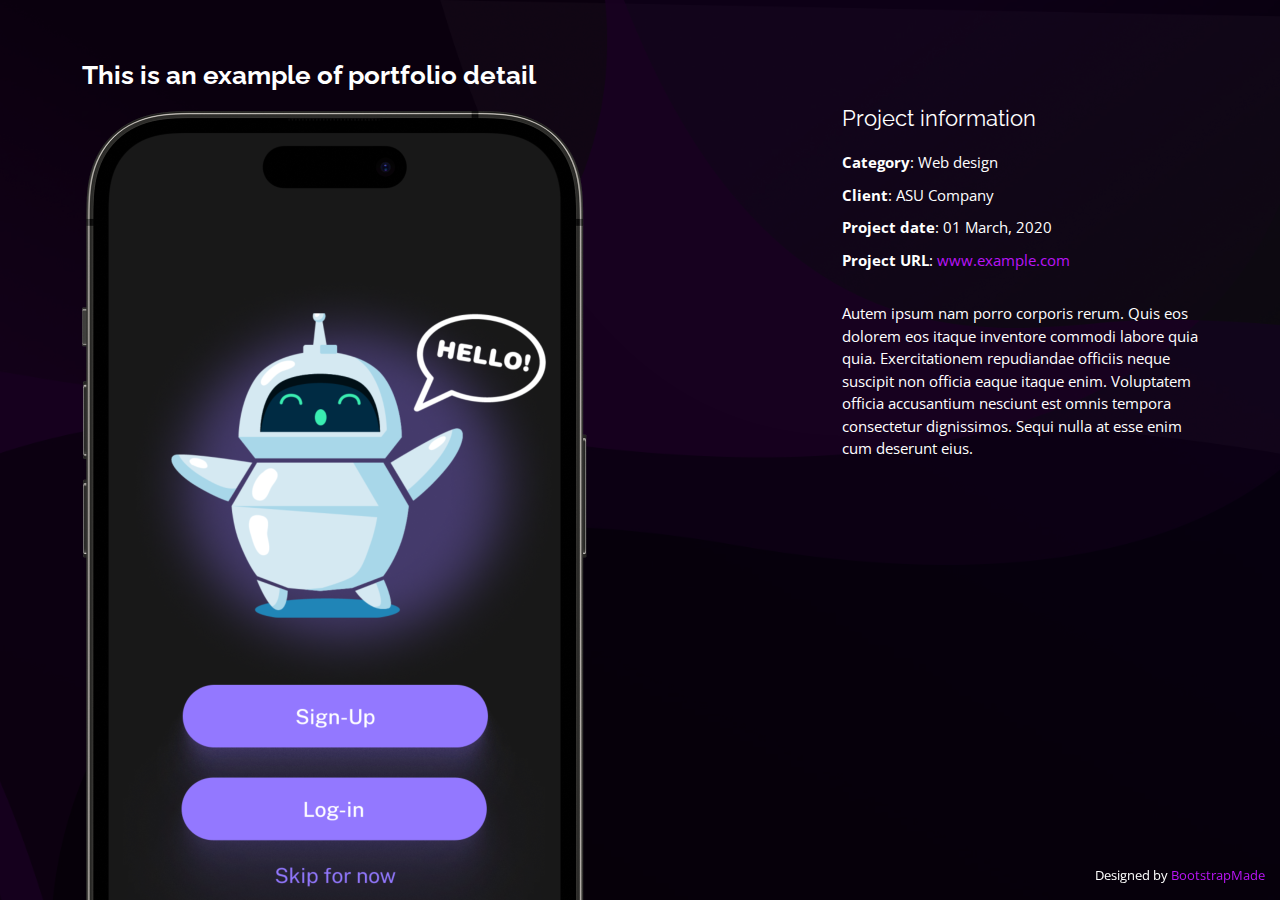
<file: portfolio-details.html>
<!DOCTYPE html>
<html lang="en">

<head>
  <meta charset="utf-8">
  <meta content="width=device-width, initial-scale=1.0" name="viewport">

  <title>Portfolio Details - Personal Bootstrap Template</title>
  <meta content="" name="description">
  <meta content="" name="keywords">

  <!-- Favicons -->
  <link href="assets/img/favicon.png" rel="icon">
  <link href="assets/img/apple-touch-icon.png" rel="apple-touch-icon">

  <!-- Google Fonts -->
  <link href="https://fonts.googleapis.com/css?family=Open+Sans:300,300i,400,400i,600,600i,700,700i|Raleway:300,300i,400,400i,500,500i,600,600i,700,700i|Poppins:300,300i,400,400i,500,500i,600,600i,700,700i" rel="stylesheet">

  <!-- Vendor CSS Files -->
  <link href="assets/vendor/bootstrap/css/bootstrap.min.css" rel="stylesheet">
  <link href="assets/vendor/bootstrap-icons/bootstrap-icons.css" rel="stylesheet">
  <link href="assets/vendor/boxicons/css/boxicons.min.css" rel="stylesheet">
  <link href="assets/vendor/glightbox/css/glightbox.min.css" rel="stylesheet">
  <link href="assets/vendor/remixicon/remixicon.css" rel="stylesheet">
  <link href="assets/vendor/swiper/swiper-bundle.min.css" rel="stylesheet">

  <!-- Template Main CSS File -->
  <link href="assets/css/style.css" rel="stylesheet">

  <!-- =======================================================
  * Template Name: Personal
  * Updated: Jul 27 2023 with Bootstrap v5.3.1
  * Template URL: https://bootstrapmade.com/personal-free-resume-bootstrap-template/
  * Author: BootstrapMade.com
  * License: https://bootstrapmade.com/license/
  ======================================================== -->
</head>

<body>

  <main id="main">

    <!-- ======= Portfolio Details ======= -->
    <div id="portfolio-details" class="portfolio-details">
      <div class="container">

        <div class="row">

          <div class="col-lg-8">
            <h2 class="portfolio-title">This is an example of portfolio detail</h2>

            <div class="portfolio-details-slider swiper">
              <div class="swiper-wrapper align-items-center">

                <div class="swiper-slide">
                  <img src="assets/img/portfolio/proit1.png" alt="">
                </div>

                <div class="swiper-slide">
                  <img src="assets/img/portfolio/portfolio-details-2.jpg" alt="">
                </div>

                <div class="swiper-slide">
                  <img src="assets/img/portfolio/proit3.png" alt="">
                </div>

              </div>
              <div class="swiper-pagination"></div>
            </div>

          </div>

          <div class="col-lg-4 portfolio-info">
            <h3>Project information</h3>
            <ul>
              <li><strong>Category</strong>: Web design</li>
              <li><strong>Client</strong>: ASU Company</li>
              <li><strong>Project date</strong>: 01 March, 2020</li>
              <li><strong>Project URL</strong>: <a href="#">www.example.com</a></li>
            </ul>

            <p>
              Autem ipsum nam porro corporis rerum. Quis eos dolorem eos itaque inventore commodi labore quia quia. Exercitationem repudiandae officiis neque suscipit non officia eaque itaque enim. Voluptatem officia accusantium nesciunt est omnis tempora consectetur dignissimos. Sequi nulla at esse enim cum deserunt eius.
            </p>
          </div>

        </div>

      </div>
    </div><!-- End Portfolio Details -->

  </main><!-- End #main -->

  <div class="credits">
    <!-- All the links in the footer should remain intact. -->
    <!-- You can delete the links only if you purchased the pro version. -->
    <!-- Licensing information: https://bootstrapmade.com/license/ -->
    <!-- Purchase the pro version with working PHP/AJAX contact form: https://bootstrapmade.com/personal-free-resume-bootstrap-template/ -->
    Designed by <a href="https://bootstrapmade.com/">BootstrapMade</a>
  </div>

  <!-- Vendor JS Files -->
  <script src="assets/vendor/purecounter/purecounter_vanilla.js"></script>
  <script src="assets/vendor/bootstrap/js/bootstrap.bundle.min.js"></script>
  <script src="assets/vendor/glightbox/js/glightbox.min.js"></script>
  <script src="assets/vendor/isotope-layout/isotope.pkgd.min.js"></script>
  <script src="assets/vendor/swiper/swiper-bundle.min.js"></script>
  <script src="assets/vendor/waypoints/noframework.waypoints.js"></script>
  <script src="assets/vendor/php-email-form/validate.js"></script>

  <!-- Template Main JS File -->
  <script src="assets/js/main.js"></script>

</body>

</html>
</file>
<file: assets/css/style.css>
/**
* Template Name: Personal
* Updated: Jul 27 2023 with Bootstrap v5.3.1
* Template URL: https://bootstrapmade.com/personal-free-resume-bootstrap-template/
* Author: BootstrapMade.com
* License: https://bootstrapmade.com/license/
*/

/*--------------------------------------------------------------
# General
--------------------------------------------------------------*/
body {
  font-family: "Open Sans", sans-serif;
  background-color: #040404;
  color: #fff;
  position: relative;
  background: transparent;
}

body::before {
  content: "";
  position: fixed;
  background: #040404 url("../img/bg3.jpg") top right no-repeat;
  background-size: cover;
  left: 0;
  right: 0;
  top: 0;
  height: 100vh;
  z-index: -1;
}

@media (min-width: 1024px) {
  body::before {
    background-attachment: fixed;
  }
}

a {
  color: #BA14F6;
  text-decoration: none;
}

a:hover {
  color: #35e888;
  text-decoration: none;
}

h1,
h2,
h3,
h4,
h5,
h6 {
  font-family: "Raleway", sans-serif;
}

/*--------------------------------------------------------------
# Header
--------------------------------------------------------------*/
#header {
  transition: ease-in-out 0.3s;
  position: relative;
  height: 100vh;
  display: flex;
  align-items: center;
  z-index: 997;
  overflow-y: auto;
}

#header * {
  transition: ease-in-out 0.3s;
}

#header h1 {
  font-size: 48px;
  margin: 0;
  padding: 0;
  line-height: 1;
  font-weight: 700;
  font-family: "Poppins", sans-serif;
}

#header h1 a,
#header h1 a:hover {
  color: rgb(255, 255, 255);
  line-height: 1;
  display: inline-block;
}

#header h2 {
  font-size: 24px;
  margin-top: 20px;
  color: rgba(255, 255, 255, 0.8);
}

#header h2 span {
  color: #fff;
  border-bottom: 2px solid #BA14F6;
  padding-bottom: 6px;
}

#header img {
  padding: 0;
  margin: 0;
}

#header .social-links {
  margin-top: 40px;
  display: flex;
}

#header .social-links a {
  font-size: 16px;
  display: flex;
  justify-content: center;
  align-items: center;
  background: rgba(255, 255, 255, 0.1);
  color: #fff;
  line-height: 1;
  margin-right: 8px;
  border-radius: 50%;
  width: 40px;
  height: 40px;
}

#header .social-links a:hover {
  background: #BA14F6;
}

@media (max-width: 992px) {
  #header h1 {
    font-size: 36px;
  }

  #header h2 {
    font-size: 20px;
    line-height: 30px;
  }

  #header .social-links {
    margin-top: 15px;
  }

  #header .container {
    display: flex;
    flex-direction: column;
    align-items: center;
  }
}

/* Header Top */
#header.header-top {
  height: 80px;
  position: fixed;
  left: 0;
  top: 0;
  right: 0;
  background: rgba(0, 0, 0, 0.9);
}

#header.header-top .social-links,
#header.header-top h2 {
  display: none;
}

#header.header-top h1 {
  margin-right: auto;
  font-size: 36px;
}

#header.header-top img {
  max-height: 60px;
  margin-right: 20px !important;
}

#header.header-top .container {
  display: flex;
  align-items: center;
}

#header.header-top .navbar {
  margin: 0;
}

@media (max-width: 768px) {
  #header.header-top {
    height: 60px;
  }

  #header.header-top h1 {
    font-size: 26px;
  }
}

/*--------------------------------------------------------------
# Navigation Menu
--------------------------------------------------------------*/
/**
* Desktop Navigation 
*/
.navbar {
  padding: 0;
  margin-top: 35px;
}

.navbar ul {
  margin: 0;
  padding: 0;
  display: flex;
  list-style: none;
  align-items: center;
}

.navbar li {
  position: relative;
}

.navbar li+li {
  margin-left: 30px;
}

.navbar a,
.navbar a:focus {
  display: flex;
  align-items: center;
  justify-content: space-between;
  padding: 0;
  font-family: "Poppins", sans-serif;
  font-size: 16px;
  font-weight: 400;
  color: rgba(255, 255, 255, 0.7);
  white-space: nowrap;
  transition: 0.3s;
}

.navbar a i,
.navbar a:focus i {
  font-size: 12px;
  line-height: 0;
  margin-left: 5px;
}

.navbar a:before {
  content: "";
  position: absolute;
  width: 0;
  height: 2px;
  bottom: -4px;
  left: 0;
  background-color: #BA14F6;
  visibility: hidden;
  width: 0px;
  transition: all 0.3s ease-in-out 0s;
}

.navbar a:hover:before,
.navbar li:hover>a:before,
.navbar .active:before {
  visibility: visible;
  width: 25px;
}

.navbar a:hover,
.navbar .active,
.navbar .active:focus,
.navbar li:hover>a {
  color: #fff;
}

/**
* Mobile Navigation 
*/
.mobile-nav-toggle {
  color: #fff;
  font-size: 28px;
  cursor: pointer;
  display: none;
  line-height: 0;
  transition: 0.5s;
  position: fixed;
  right: 15px;
  top: 15px;
}

@media (max-width: 991px) {
  .mobile-nav-toggle {
    display: block;
  }

  .navbar ul {
    display: none;
  }
}

.navbar-mobile {
  position: fixed;
  overflow: hidden;
  top: 0;
  right: 0;
  left: 0;
  bottom: 0;
  background: rgba(0, 0, 0, 0.9);
  transition: 0.3s;
  z-index: 999;
  margin-top: 0;
}

.navbar-mobile .mobile-nav-toggle {
  position: absolute;
  top: 15px;
  right: 15px;
}

.navbar-mobile ul {
  display: block;
  position: absolute;
  top: 55px;
  right: 15px;
  bottom: 45px;
  left: 15px;
  padding: 10px 0;
  overflow-y: auto;
  transition: 0.3s;
  border: 2px solid rgba(255, 255, 255, 0.2);
}

.navbar-mobile li {
  padding: 12px 20px;
}

.navbar-mobile li+li {
  margin: 0;
}

.navbar-mobile a,
.navbar-mobile a:focus {
  font-size: 16px;
  position: relative;
}

/*--------------------------------------------------------------
# Sections General
--------------------------------------------------------------*/
section {
  overflow: hidden;
  position: absolute;
  width: 100%;
  top: 140px;
  bottom: 100%;
  opacity: 0;
  transition: ease-in-out 0.4s;
  z-index: 2;
}

section.section-show {
  top: 100px;
  bottom: auto;
  opacity: 1;
  padding-bottom: 45px;
}

section .container {
  background: rgba(0, 0, 0, 0.9);
  padding: 30px;
}

@media (max-width: 768px) {
  section {
    top: 120px;
  }

  section.section-show {
    top: 80px;
  }
}

.section-title h2 {
  font-size: 14px;
  font-weight: 500;
  padding: 0;
  line-height: 1px;
  margin: 0 0 20px 0;
  letter-spacing: 2px;
  text-transform: uppercase;
  color: #aaaaaa;
  font-family: "Poppins", sans-serif;
}

.section-title h2::after {
  content: "";
  width: 120px;
  height: 1px;
  display: inline-block;
  background: #BA14F6;                       
  margin: 4px 10px;
}

.section-title p {
  margin: 0;
  margin: -15px 0 15px 0;
  font-size: 36px;
  font-weight: 700;
  text-transform: uppercase;
  font-family: "Poppins", sans-serif;
  color: #fff;
}

/*--------------------------------------------------------------
# About
--------------------------------------------------------------*/
.about-me .content h3 {
  font-weight: 700;
  font-size: 26px;
  color: #BA14F6;
}

.about-me .content ul {
  list-style: none;
  padding: 0;
}

.about-me .content ul li {
  margin-bottom: 20px;
  display: flex;
  align-items: center;
}

.about-me .content ul strong {
  margin-right: 10px;
}

.about-me .content ul i {
  font-size: 16px;
  margin-right: 5px;
  color: #BA14F6;
  line-height: 0;
}

.about-me .content p:last-child {
  margin-bottom: 0;
}

/*--------------------------------------------------------------
# Counts
--------------------------------------------------------------*/
.counts {
  padding: 70px 0 60px;
}

.counts .count-box {
  padding: 30px 30px 25px 30px;
  width: 100%;
  position: relative;
  text-align: center;
  background: rgba(255, 255, 255, 0.08);
}

.counts .count-box i {
  position: absolute;
  top: -25px;
  left: 50%;
  transform: translateX(-50%);
  font-size: 24px;
  background: rgba(255, 255, 255, 0.1);
  padding: 12px;
  color: #BA14F6;
  border-radius: 50px;
  line-height: 0;
}

.counts .count-box span {
  font-size: 36px;
  display: block;
  font-weight: 600;
  color: #fff;
}

.counts .count-box p {
  padding: 0;
  margin: 0;
  font-family: "Raleway", sans-serif;
  font-size: 14px;
}

/*--------------------------------------------------------------
# Skills
--------------------------------------------------------------*/
.skills .progress {
  height: 60px;
  display: block;
  background: none;
  border-radius: 0;
}

.skills .progress .skill {
  padding: 10px 0;
  margin: 0;
  text-transform: uppercase;
  display: block;
  font-weight: 600;
  font-family: "Poppins", sans-serif;
  color: #fff;
}

.skills .progress .skill .val {
  float: right;
  font-style: normal;
}

.skills .progress-bar-wrap {
  background: rgba(255, 255, 255, 0.2);
}

.skills .progress-bar {
  width: 1px;
  height: 10px;
  transition: 0.9s;
  background-color: #BA14F6;
}

/*--------------------------------------------------------------
# Interests
--------------------------------------------------------------*/
.interests .icon-box {
  display: flex;
  align-items: center;
  padding: 20px;
  background: rgba(255, 255, 255, 0.08);
  transition: ease-in-out 0.3s;
}

.interests .icon-box i {
  font-size: 32px;
  padding-right: 10px;
  line-height: 1;
}

.interests .icon-box h3 {
  font-weight: 700;
  margin: 0;
  padding: 0;
  line-height: 1;
  font-size: 16px;
  color: #fff;
}

.interests .icon-box:hover {
  background: rgba(255, 255, 255, 0.12);
}

/*--------------------------------------------------------------
# Testimonials
--------------------------------------------------------------*/
.testimonials .testimonials-carousel,
.testimonials .testimonials-slider {
  overflow: hidden;
}

.testimonials .testimonial-item {
  box-sizing: content-box;
  min-height: 320px;
}

.testimonials .testimonial-item .testimonial-img {
  width: 90px;
  border-radius: 50%;
  margin: -40px 0 0 40px;
  position: relative;
  z-index: 2;
  border: 6px solid rgba(255, 255, 255, 0.12);
}

.testimonials .testimonial-item h3 {
  font-size: 18px;
  font-weight: bold;
  margin: 10px 0 5px 45px;
  color: #fff;
}

.testimonials .testimonial-item h4 {
  font-size: 14px;
  color: #999;
  margin: 0 0 0 45px;
}

.testimonials .testimonial-item .quote-icon-left,
.testimonials .testimonial-item .quote-icon-right {
  color: rgba(255, 255, 255, 0.25);
  font-size: 26px;
}

.testimonials .testimonial-item .quote-icon-left {
  display: inline-block;
  left: -5px;
  position: relative;
}

.testimonials .testimonial-item .quote-icon-right {
  display: inline-block;
  right: -5px;
  position: relative;
  top: 10px;
}

.testimonials .testimonial-item p {
  font-style: italic;
  margin: 0 15px 0 15px;
  padding: 20px 20px 60px 20px;
  background: rgba(255, 255, 255, 0.1);
  position: relative;
  border-radius: 6px;
  position: relative;
  z-index: 1;
}

.testimonials .swiper-pagination {
  margin-top: 20px;
  position: relative;
}

.testimonials .swiper-pagination .swiper-pagination-bullet {
  width: 12px;
  height: 12px;
  opacity: 1;
  background-color: rgba(255, 255, 255, 0.3);
}

.testimonials .swiper-pagination .swiper-pagination-bullet-active {
  background-color: #BA14F6;
}

/*--------------------------------------------------------------
# Resume
--------------------------------------------------------------*/
/* Resume Download */
.resume .btn {
  background-color:#BA14F6;
  border: none;
  color: white;
  padding: 8px 18px;
  cursor: pointer;
  font-size: 14px;
}

/* Darker background on mouse-over */
.resume .btn:hover {
  background-color: #404167;
}

.resume .resume-title {
  font-size: 26px;
  font-weight: 700;
  margin-top: 20px;
  margin-bottom: 20px;
  color: #fff;
}

.resume .resume-item {
  padding: 0 0 20px 20px;
  margin-top: -2px;
  border-left: 2px solid rgba(255, 255, 255, 0.2);
  position: relative;
}

.resume .resume-item h4 {
  line-height: 18px;
  font-size: 18px;
  font-weight: 600;
  text-transform: uppercase;
  font-family: "Poppins", sans-serif;
  color: #BA14F6;
  margin-bottom: 10px;
}

.resume .resume-item h5 {
  font-size: 16px;
  background: rgba(255, 255, 255, 0.15);
  padding: 5px 15px;
  display: inline-block;
  font-weight: 600;
  margin-bottom: 10px;
}

.resume .resume-item ul {
  padding-left: 20px;
}

.resume .resume-item ul li {
  padding-bottom: 10px;
}

.resume .resume-item:last-child {
  padding-bottom: 0;
}

.resume .resume-item::before {
  content: "";
  position: absolute;
  width: 16px;
  height: 16px;
  border-radius: 50px;
  left: -9px;
  top: 0;
  background: #BA14F6;
  border: 2px solid #BA14F6;
}

/*--------------------------------------------------------------
# Services
--------------------------------------------------------------*/
.services .icon-box {
  text-align: center;
  background: rgba(204, 204, 204, 0.1);
  padding: 80px 20px;
  transition: all ease-in-out 0.3s;
}

.services .icon-box .icon {
  margin: 0 auto;
  width: 64px;
  height: 64px;
  background: #BA14F6;
  border-radius: 5px;
  transition: all 0.3s ease-out 0s;
  display: flex;
  align-items: center;
  justify-content: center;
  margin-bottom: 20px;
  transform-style: preserve-3d;
}

.services .icon-box .icon i {
  color: #fff;
  font-size: 28px;
}

.services .icon-box .icon::before {
  position: absolute;
  content: "";
  left: -8px;
  top: -8px;
  height: 100%;
  width: 100%;
  background: rgba(255, 255, 255, 0.15);
  border-radius: 5px;
  transition: all 0.3s ease-out 0s;
  transform: translateZ(-1px);
}

.services .icon-box h4 {
  font-weight: 700;
  margin-bottom: 15px;
  font-size: 24px;
}

.services .icon-box h4 a {
  color: #fff;
}

.services .icon-box p {
  line-height: 24px;
  font-size: 14px;
  margin-bottom: 0;
}

.services .icon-box:hover {
  background: #BA14F6;                       
  border-color: #BA14F6;
}

.services .icon-box:hover .icon {
  background: #fff;
}

.services .icon-box:hover .icon i {
  color: #BA14F6;
}

.services .icon-box:hover .icon::before {
  background: #3e0055;
}

.services .icon-box:hover h4 a,
.services .icon-box:hover p {
  color: #fff;
}

/*--------------------------------------------------------------
# Portfolio
--------------------------------------------------------------*/
.portfolio .portfolio-item {
  margin-bottom: 30px;
}

.portfolio #portfolio-flters {
  padding: 0;
  margin: 0 auto 15px auto;
  list-style: none;
  text-align: center;
  border-radius: 50px;
  padding: 2px 15px;
}

.portfolio #portfolio-flters li {
  cursor: pointer;
  display: inline-block;
  padding: 8px 16px 10px 16px;
  font-size: 14px;
  font-weight: 600;
  line-height: 1;
  text-transform: uppercase;
  color: #fff;
  background: rgba(255, 255, 255, 0.1);
  margin: 0 3px 10px 3px;
  transition: all 0.3s ease-in-out;
  border-radius: 4px;
}

.portfolio #portfolio-flters li:hover,
.portfolio #portfolio-flters li.filter-active {
  background: #BA14F6;
}

.portfolio #portfolio-flters li:last-child {
  margin-right: 0;
}

.portfolio .portfolio-wrap {
  transition: 0.3s;
  position: relative;
  overflow: hidden;
  z-index: 1;
  background: rgba(0, 0, 0, 0.6);
}

.portfolio .portfolio-wrap::before {
  content: "";
  background: rgba(0, 0, 0, 0.6);
  position: absolute;
  left: 30px;
  right: 30px;
  top: 30px;
  bottom: 30px;
  transition: all ease-in-out 0.3s;
  z-index: 2;
  opacity: 0;
}

.portfolio .portfolio-wrap .portfolio-info {
  opacity: 0;
  position: absolute;
  top: 0;
  left: 0;
  right: 0;
  bottom: 0;
  text-align: center;
  z-index: 3;
  transition: all ease-in-out 0.3s;
  display: flex;
  flex-direction: column;
  justify-content: center;
  align-items: center;
}

.portfolio .portfolio-wrap .portfolio-info::before {
  display: block;
  content: "";
  width: 48px;
  height: 48px;
  position: absolute;
  top: 35px;
  left: 35px;
  border-top: 3px solid #fff;
  border-left: 3px solid #fff;
  transition: all 0.5s ease 0s;
  z-index: 9994;
}

.portfolio .portfolio-wrap .portfolio-info::after {
  display: block;
  content: "";
  width: 48px;
  height: 48px;
  position: absolute;
  bottom: 35px;
  right: 35px;
  border-bottom: 3px solid #fff;
  border-right: 3px solid #fff;
  transition: all 0.5s ease 0s;
  z-index: 9994;
}

.portfolio .portfolio-wrap .portfolio-info h4 {
  font-size: 20px;
  color: #fff;
  font-weight: 600;
}

.portfolio .portfolio-wrap .portfolio-info p {
  color: #ffffff;
  font-size: 14px;
  text-transform: uppercase;
  padding: 0;
  margin: 0;
}

.portfolio .portfolio-wrap .portfolio-links {
  text-align: center;
  z-index: 4;
}

.portfolio .portfolio-wrap .portfolio-links a {
  color: #fff;
  margin: 0 2px;
  font-size: 28px;
  display: inline-block;
  transition: 0.3s;
}

.portfolio .portfolio-wrap .portfolio-links a:hover {
  color: #63eda3;
}

.portfolio .portfolio-wrap:hover::before {
  top: 0;
  left: 0;
  right: 0;
  bottom: 0;
  opacity: 1;
}

.portfolio .portfolio-wrap:hover .portfolio-info {
  opacity: 1;
}

.portfolio .portfolio-wrap:hover .portfolio-info::before {
  top: 15px;
  left: 15px;
}

.portfolio .portfolio-wrap:hover .portfolio-info::after {
  bottom: 15px;
  right: 15px;
}

/*--------------------------------------------------------------
# Portfolio Details
--------------------------------------------------------------*/
.portfolio-details {
  padding-top: 40px;
  background: rgba(0, 0, 0, 0.8);
  position: fixed;
  left: 0;
  right: 0;
  top: 0;
  bottom: 0;
  overflow-y: auto;
}

.portfolio-details .container {
  padding-top: 20px;
  padding-bottom: 40px;
}

.portfolio-details .portfolio-title {
  font-size: 26px;
  font-weight: 700;
  margin-bottom: 20px;
}

.portfolio-details .portfolio-info {
  padding-top: 45px;
}

.portfolio-details .portfolio-info h3 {
  font-size: 22px;
  font-weight: 400;
  margin-bottom: 20px;
}

.portfolio-details .portfolio-info ul {
  list-style: none;
  padding: 0;
  font-size: 15px;
}

.portfolio-details .portfolio-info ul li+li {
  margin-top: 10px;
}

.portfolio-details .portfolio-info p {
  font-size: 15px;
  padding: 15px 0 0 0;
}

@media (max-width: 992px) {
  .portfolio-details .portfolio-info {
    padding-top: 20px;
  }
}

.portfolio-details .swiper-pagination {
  margin-top: 20px;
  position: relative;
}

.portfolio-details .swiper-pagination .swiper-pagination-bullet {
  width: 12px;
  height: 12px;
  opacity: 1;
  background-color: rgba(255, 255, 255, 0.3);
}

.portfolio-details .swiper-pagination .swiper-pagination-bullet-active {
  background-color: #BA14F6;
}

/*--------------------------------------------------------------
# Contact
--------------------------------------------------------------*/
.contact .info-box {
  color: #444444;
  padding: 20px;
  width: 100%;
  background: rgba(255, 255, 255, 0.08);
}

.contact .info-box i.bx {
  font-size: 24px;
  color: #BA14F6;
  border-radius: 50%;
  padding: 14px;
  float: left;
  background: rgba(255, 255, 255, 0.1);
}

.contact .info-box h3 {
  font-size: 20px;
  color: rgba(255, 255, 255, 0.5);
  font-weight: 700;
  margin: 10px 0 8px 68px;
}

.contact .info-box p {
  padding: 0;
  color: #fff;
  line-height: 24px;
  font-size: 14px;
  margin: 0 0 0 68px;
}

.contact .info-box .social-links {
  margin: 5px 0 0 68px;
  display: flex;
}

.contact .info-box .social-links a {
  font-size: 18px;
  display: inline-block;
  color: #fff;
  line-height: 1;
  margin-right: 12px;
  transition: 0.3s;
}

.contact .info-box .social-links a:hover {
  color: #BA14F6;
}

.contact .php-email-form {
  padding: 30px;
  background: rgba(255, 255, 255, 0.08);
}

.contact .php-email-form .error-message {
  display: none;
  background: rgba(255, 255, 255, 0.08);
  background: #ed3c0d;
  text-align: left;
  padding: 15px;
  font-weight: 600;
}

.contact .php-email-form .error-message br+br {
  margin-top: 25px;
}

.contact .php-email-form .sent-message {
  display: none;
  background: rgba(255, 255, 255, 0.08);
  background: #BA14F6;
  text-align: center;
  padding: 15px;
  font-weight: 600;
}

.contact .php-email-form .loading {
  display: none;
  background: rgba(255, 255, 255, 0.08);
  text-align: center;
  padding: 15px;
}

.contact .php-email-form .loading:before {
  content: "";
  display: inline-block;
  border-radius: 50%;
  width: 24px;
  height: 24px;
  margin: 0 10px -6px 0;
  border: 3px solid #BA14F6;
  border-top-color: #eee;
  animation: animate-loading 1s linear infinite;
}

.contact .php-email-form input,
.contact .php-email-form textarea {
  border-radius: 0;
  box-shadow: none;
  font-size: 14px;
  background: rgba(255, 255, 255, 0.08);
  border: 0;
  transition: 0.3s;
  color: #fff;
}

.contact .php-email-form input:focus,
.contact .php-email-form textarea:focus {
  background-color: rgba(255, 255, 255, 0.11);
}

.contact .php-email-form input::-moz-placeholder,
.contact .php-email-form textarea::-moz-placeholder {
  color: rgba(255, 255, 255, 0.3);
  opacity: 1;
}

.contact .php-email-form input::placeholder,
.contact .php-email-form textarea::placeholder {
  color: rgba(255, 255, 255, 0.3);
  opacity: 1;
}

.contact .php-email-form input {
  padding: 10px 15px;
}

.contact .php-email-form textarea {
  padding: 12px 15px;
}

.contact .php-email-form button[type=submit] {
  background: #BA14F6;
  border: 0;
  padding: 10px 30px;
  color: #fff;
  transition: 0.4s;
  border-radius: 4px;
}

.contact .php-email-form button[type=submit]:hover {
  background: #ba14f6c5;
}

@keyframes animate-loading {
  0% {
    transform: rotate(0deg);
  }

  100% {
    transform: rotate(360deg);
  }
}

/*--------------------------------------------------------------
# Credits
--------------------------------------------------------------*/
.credits {
  position: fixed;
  right: 0;
  left: 0;
  bottom: 0;
  padding: 15px;
  text-align: right;
  font-size: 13px;
  color: #fff;
  z-index: 999999;
}

@media (max-width: 992px) {
  .credits {
    text-align: center;
    padding: 10px;
    background: rgba(0, 0, 0, 0.8);
  }
}

.credits a {
  color: #BA14F6;
  transition: 0.3s;
}

.credits a:hover {
  color: #fff;
}
</file>
